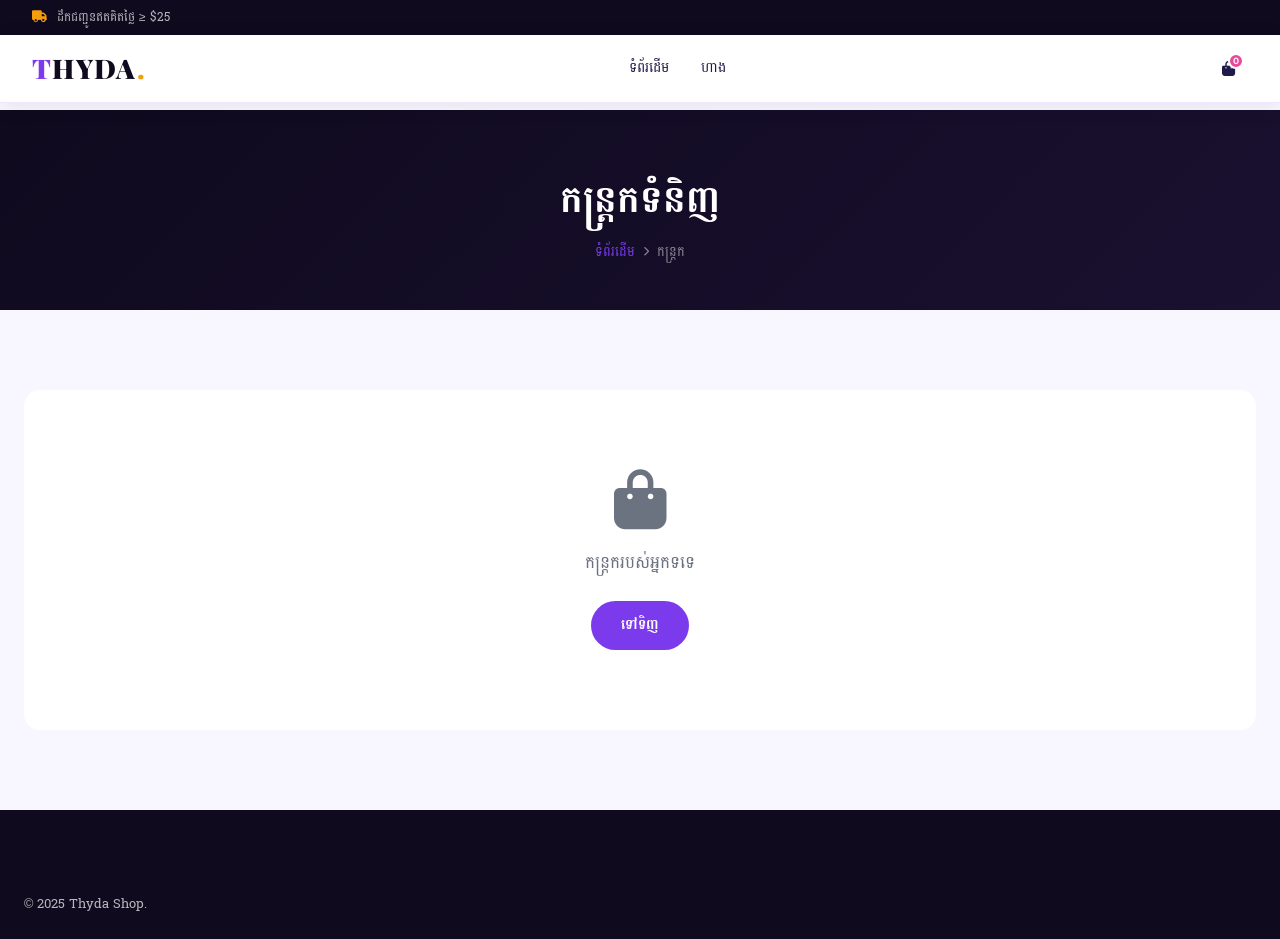
<file: cart.html>
<!DOCTYPE html>
<html lang="km">
<head>
  <meta charset="UTF-8" />
  <meta name="viewport" content="width=device-width, initial-scale=1.0" />
  <title>កន្ត្រក — Thyda Shop</title>
  <link rel="stylesheet" href="assets/css/style.css" />
  <link rel="preconnect" href="https://fonts.googleapis.com" />
  <link href="https://fonts.googleapis.com/css2?family=Battambang:wght@400;700&family=Playfair+Display:wght@700;900&family=DM+Sans:wght@300;400;500;600&display=swap" rel="stylesheet" />
  <link rel="stylesheet" href="https://cdnjs.cloudflare.com/ajax/libs/font-awesome/6.5.0/css/all.min.css" />
</head>
<body class="shop-page">
  <header class="header scrolled" id="header">
    <div class="header-top"><span><i class="fa fa-truck"></i> ដឹកជញ្ជូនឥតគិតថ្លៃ ≥ $25</span></div>
    <nav class="navbar">
      <a href="index.html" class="logo"><span class="logo-t">T</span>HYDA<span class="logo-dot">.</span></a>
      <ul class="nav-links" id="navLinks">
        <li><a href="index.html">ទំព័រដើម</a></li>
        <li><a href="shop.html">ហាង</a></li>
      </ul>
      <div class="nav-actions">
        <a href="cart.html" class="nav-icon"><i class="fa fa-shopping-bag"></i><span class="badge" id="cartCount">0</span></a>
        <button class="hamburger" id="hamburger"><span></span><span></span><span></span></button>
      </div>
    </nav>
  </header>

  <div class="page-hero">
    <div class="container">
      <h1>កន្ត្រកទំនិញ</h1>
      <nav class="breadcrumb"><a href="index.html">ទំព័រដើម</a> <i class="fa fa-chevron-right"></i> <span>កន្ត្រក</span></nav>
    </div>
  </div>

  <section class="section">
    <div class="container">
      <div class="cart-page-layout" id="cartPageLayout">
        <!-- Populated by JS -->
      </div>
    </div>
  </section>

  <footer class="footer">
    <div class="container">
      <div class="footer-bottom"><p>© 2025 Thyda Shop.</p></div>
    </div>
  </footer>

  <div class="toast-container" id="toastContainer"></div>
  <button class="back-to-top" id="backToTop"><i class="fa fa-arrow-up"></i></button>
  <script src="assets/js/products.js"></script>
  <script src="assets/js/app.js"></script>
  <script>document.addEventListener('DOMContentLoaded', initCartPage);</script>
</body>
</html>
</file>
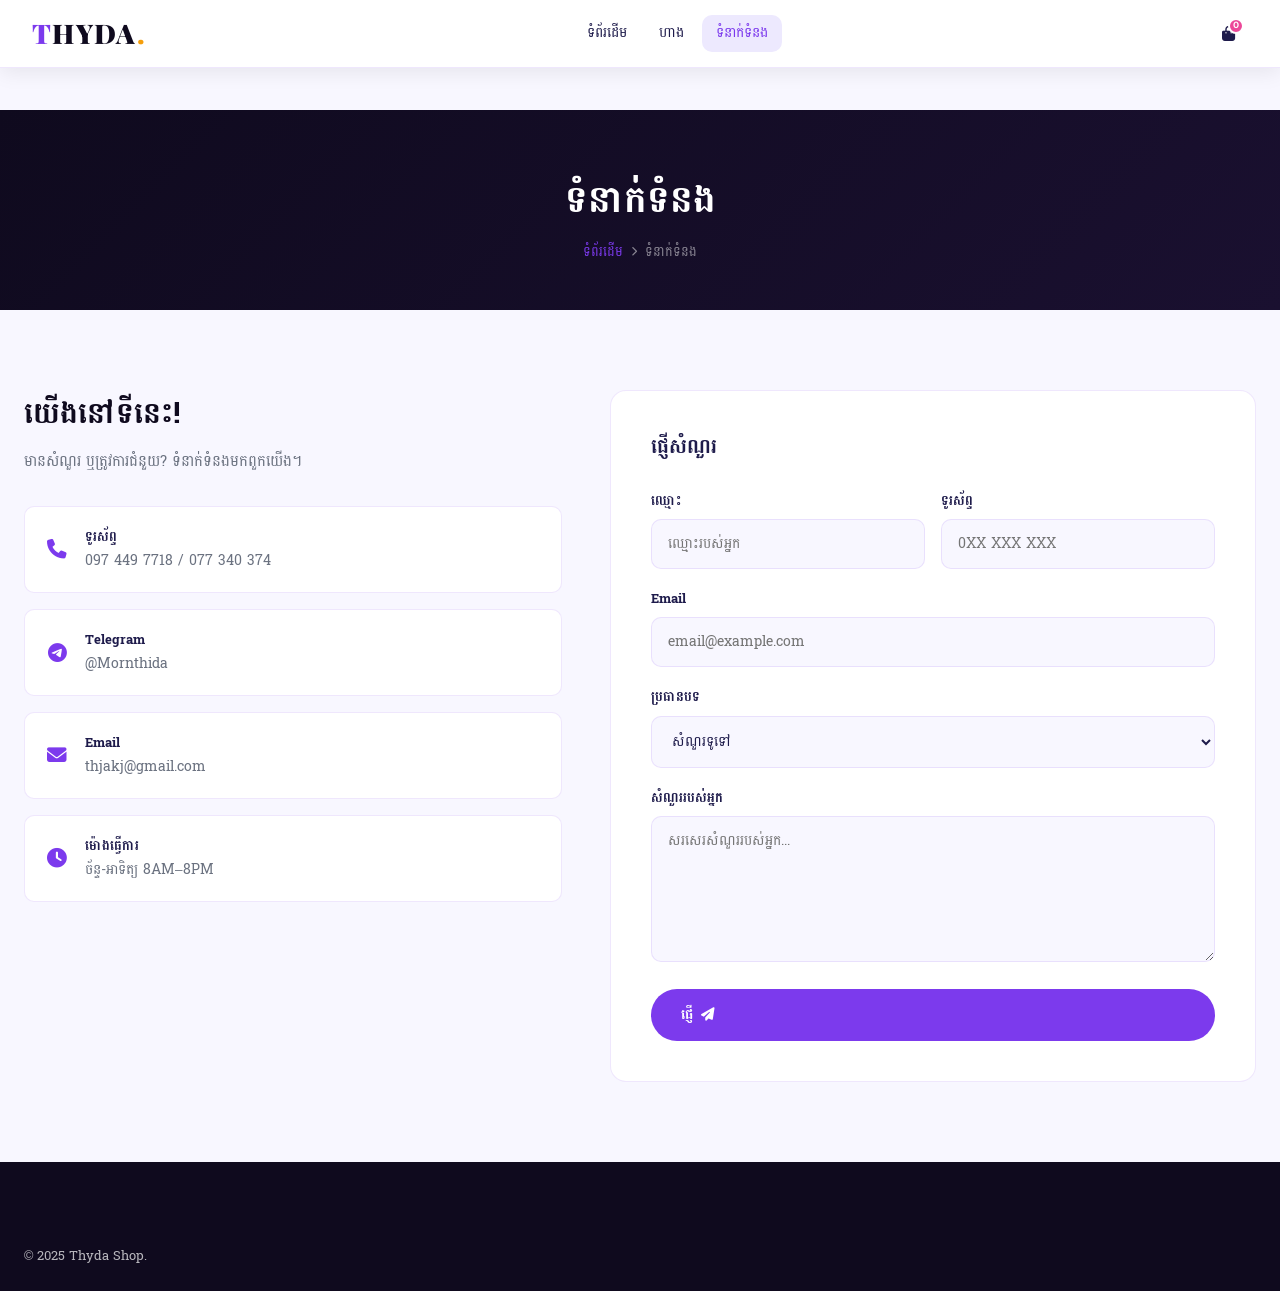
<file: contact.html>
<!DOCTYPE html>
<html lang="km">
<head>
  <meta charset="UTF-8" />
  <meta name="viewport" content="width=device-width, initial-scale=1.0" />
  <title>ទំនាក់ទំនង — Thyda Shop</title>
  <link rel="stylesheet" href="assets/css/style.css" />
  <link rel="preconnect" href="https://fonts.googleapis.com" />
  <link href="https://fonts.googleapis.com/css2?family=Battambang:wght@400;700&family=Playfair+Display:wght@700;900&family=DM+Sans:wght@300;400;500;600&display=swap" rel="stylesheet" />
  <link rel="stylesheet" href="https://cdnjs.cloudflare.com/ajax/libs/font-awesome/6.5.0/css/all.min.css" />
</head>
<body class="shop-page">
  <header class="header scrolled" id="header">
    <nav class="navbar">
      <a href="index.html" class="logo"><span class="logo-t">T</span>HYDA<span class="logo-dot">.</span></a>
      <ul class="nav-links" id="navLinks">
        <li><a href="index.html">ទំព័រដើម</a></li>
        <li><a href="shop.html">ហាង</a></li>
        <li><a href="contact.html" class="active">ទំនាក់ទំនង</a></li>
      </ul>
      <div class="nav-actions">
        <a href="cart.html" class="nav-icon"><i class="fa fa-shopping-bag"></i><span class="badge" id="cartCount">0</span></a>
        <button class="hamburger" id="hamburger"><span></span><span></span><span></span></button>
      </div>
    </nav>
  </header>

  <div class="page-hero">
    <div class="container">
      <h1>ទំនាក់ទំនង</h1>
      <nav class="breadcrumb"><a href="index.html">ទំព័រដើម</a> <i class="fa fa-chevron-right"></i> <span>ទំនាក់ទំនង</span></nav>
    </div>
  </div>

  <section class="section">
    <div class="container">
      <div class="contact-grid">
        <div class="contact-info">
          <h2>យើងនៅទីនេះ!</h2>
          <p>មានសំណួរ ឬត្រូវការជំនួយ? ទំនាក់ទំនងមកពួកយើង។</p>
          <div class="contact-cards">
            <div class="contact-card"><i class="fa fa-phone"></i><div><strong>ទូរស័ព្ទ</strong><span>097 449 7718 / 077 340 374</span></div></div>
            <div class="contact-card"><i class="fab fa-telegram"></i><div><strong>Telegram</strong><span>@Mornthida</span></div></div>
            <div class="contact-card"><i class="fa fa-envelope"></i><div><strong>Email</strong><span>thjakj@gmail.com</span></div></div>
            <div class="contact-card"><i class="fa fa-clock"></i><div><strong>ម៉ោងធ្វើការ</strong><span>ច័ន្ទ-អាទិត្យ 8AM–8PM</span></div></div>
          </div>
        </div>
        <div class="contact-form-wrap">
          <form class="contact-form" id="contactForm">
            <h3>ផ្ញើសំណួរ</h3>
            <div class="form-row">
              <div class="form-group"><label>ឈ្មោះ</label><input type="text" placeholder="ឈ្មោះរបស់អ្នក" required /></div>
              <div class="form-group"><label>ទូរស័ព្ទ</label><input type="tel" placeholder="0XX XXX XXX" required /></div>
            </div>
            <div class="form-group"><label>Email</label><input type="email" placeholder="email@example.com" /></div>
            <div class="form-group"><label>ប្រធានបទ</label>
              <select><option>សំណួរទូទៅ</option><option>ការបញ្ជាទិញ</option><option>ការដឹកជញ្ជូន</option><option>ប្ដូរ/ប្រគល់ទំនិញ</option></select>
            </div>
            <div class="form-group"><label>សំណួររបស់អ្នក</label><textarea placeholder="សរសេរសំណួររបស់អ្នក..." rows="5" required></textarea></div>
            <button type="submit" class="btn btn-primary full-width">ផ្ញើ <i class="fa fa-paper-plane"></i></button>
          </form>
        </div>
      </div>
    </div>
  </section>

  <footer class="footer">
    <div class="container"><div class="footer-bottom"><p>© 2025 Thyda Shop.</p></div></div>
  </footer>
  <div class="toast-container" id="toastContainer"></div>
  <script src="assets/js/products.js"></script>
  <script src="assets/js/app.js"></script>
  <script>
    document.getElementById('contactForm').addEventListener('submit', (e) => {
      e.preventDefault();
      showToast('សំណួររបស់អ្នកបានផ្ញើដោយជោគជ័យ! 🎉', 'success');
      e.target.reset();
    });
  </script>
</body>
</html>
</file>
<file: assets/css/style.css>
/* ========================================
   THYDA SHOP — Main Stylesheet
   ======================================== */

:root {
  --primary: #7c3aed;
  --primary-dark: #5b21b6;
  --primary-light: #ede9fe;
  --accent: #f59e0b;
  --accent2: #ec4899;
  --dark: #0f0a1e;
  --dark2: #1a1030;
  --text: #1e1b4b;
  --text-muted: #6b7280;
  --bg: #f8f7ff;
  --bg2: #ffffff;
  --border: rgba(124, 58, 237, 0.12);
  --shadow: 0 4px 24px rgba(124,58,237,0.10);
  --shadow-lg: 0 20px 60px rgba(124,58,237,0.18);
  --radius: 16px;
  --radius-sm: 10px;
  --transition: all 0.3s cubic-bezier(0.4, 0, 0.2, 1);
  --font-km: 'Battambang', sans-serif;
  --font-display: 'Playfair Display', serif;
  --font-body: 'DM Sans', sans-serif;
}

*, *::before, *::after { box-sizing: border-box; margin: 0; padding: 0; }

html { scroll-behavior: smooth; font-size: 15px; }

body {
  font-family: var(--font-body);
  color: var(--text);
  background: var(--bg);
  overflow-x: hidden;
  line-height: 1.6;
}

body.shop-page { padding-top: 110px; }

img { max-width: 100%; display: block; }
a { text-decoration: none; color: inherit; }
ul { list-style: none; }
button { cursor: pointer; border: none; background: none; font-family: inherit; }
input, select, textarea { font-family: var(--font-body); }

.container { max-width: 1320px; margin: 0 auto; padding: 0 24px; }
.section { padding: 80px 0; }
.section-header { text-align: center; margin-bottom: 56px; }
.section-label {
  display: inline-block;
  font-size: 0.75rem;
  font-weight: 600;
  letter-spacing: 0.2em;
  text-transform: uppercase;
  color: var(--primary);
  background: var(--primary-light);
  padding: 6px 16px;
  border-radius: 999px;
  margin-bottom: 16px;
}
.section-header h2 {
  font-family: var(--font-km);
  font-size: 2.4rem;
  font-weight: 700;
  color: var(--dark);
  margin-bottom: 12px;
}
.section-header p { color: var(--text-muted); max-width: 500px; margin: 0 auto; }

.text-center { text-align: center; }
.mt-4 { margin-top: 40px; }
.mt-2 { margin-top: 12px; }
.full-width { width: 100%; }

/* ======= LOADER ======= */
.loader {
  position: fixed; inset: 0;
  background: var(--dark);
  display: flex; align-items: center; justify-content: center;
  z-index: 9999;
  transition: opacity 0.6s ease, visibility 0.6s ease;
}
.loader.hidden { opacity: 0; visibility: hidden; }
.loader-inner { text-align: center; }
.loader-logo {
  font-family: var(--font-display);
  font-size: 3rem;
  font-weight: 900;
  color: white;
  letter-spacing: 0.15em;
  margin-bottom: 24px;
  animation: pulse 1s ease infinite alternate;
}
.loader-bar {
  width: 200px; height: 3px;
  background: rgba(255,255,255,0.1);
  border-radius: 999px;
  overflow: hidden;
}
.loader-bar span {
  display: block; height: 100%;
  background: var(--primary);
  animation: loadBar 1.5s ease forwards;
}
@keyframes loadBar { from { width: 0 } to { width: 100% } }
@keyframes pulse { from { opacity: 0.6 } to { opacity: 1 } }

/* ======= HEADER ======= */
.header {
  position: fixed; top: 0; left: 0; right: 0; z-index: 1000;
  transition: var(--transition);
}
.header-top {
  background: var(--dark);
  display: flex; align-items: center; justify-content: space-between;
  padding: 8px 32px;
  font-size: 0.8rem;
  color: rgba(255,255,255,0.7);
  font-family: var(--font-km);
}
.header-top i { margin-right: 6px; color: var(--accent); }

.navbar {
  display: flex; align-items: center; gap: 24px;
  padding: 16px 32px;
  background: rgba(255,255,255,0.95);
  backdrop-filter: blur(20px);
  border-bottom: 1px solid var(--border);
  transition: var(--transition);
}
.header.scrolled .navbar, .shop-page .navbar {
  padding: 12px 32px;
  box-shadow: 0 4px 20px rgba(0,0,0,0.08);
}

/* Logo */
.logo {
  font-family: var(--font-display);
  font-size: 1.8rem;
  font-weight: 900;
  color: var(--dark);
  letter-spacing: 0.05em;
  flex-shrink: 0;
}
.logo-t { color: var(--primary); }
.logo-dot { color: var(--accent); }

/* Nav Links */
.nav-links {
  display: flex; gap: 4px; align-items: center;
  margin: 0 auto;
}
.nav-links li { position: relative; }
.nav-links a {
  display: flex; align-items: center; gap: 5px;
  padding: 8px 14px;
  border-radius: var(--radius-sm);
  font-family: var(--font-km);
  font-size: 0.9rem;
  font-weight: 400;
  color: var(--text);
  transition: var(--transition);
}
.nav-links a:hover, .nav-links a.active {
  color: var(--primary);
  background: var(--primary-light);
}
.nav-links a i { font-size: 0.7rem; }

/* Dropdown */
.dropdown-menu {
  position: absolute; top: calc(100% + 8px); left: 0;
  min-width: 220px;
  background: white;
  border-radius: var(--radius);
  box-shadow: var(--shadow-lg);
  border: 1px solid var(--border);
  padding: 8px;
  opacity: 0; visibility: hidden;
  transform: translateY(10px);
  transition: var(--transition);
  z-index: 100;
}
.dropdown:hover .dropdown-menu {
  opacity: 1; visibility: visible; transform: translateY(0);
}
.dropdown-menu li a {
  display: flex; align-items: center; gap: 10px;
  padding: 10px 14px;
  border-radius: var(--radius-sm);
  font-size: 0.9rem;
  font-family: var(--font-km);
}
.dropdown-menu li a i {
  width: 20px; text-align: center;
  color: var(--primary);
}

/* Nav Actions */
.nav-actions { display: flex; align-items: center; gap: 8px; }
.nav-icon {
  position: relative;
  display: flex; align-items: center; justify-content: center;
  width: 40px; height: 40px;
  border-radius: var(--radius-sm);
  color: var(--text);
  font-size: 1rem;
  transition: var(--transition);
}
.nav-icon:hover { color: var(--primary); background: var(--primary-light); }
.badge {
  position: absolute; top: 4px; right: 4px;
  background: var(--accent2);
  color: white;
  font-size: 0.6rem; font-weight: 700;
  width: 16px; height: 16px;
  border-radius: 50%;
  display: flex; align-items: center; justify-content: center;
  border: 2px solid white;
}

.search-wrap {
  display: flex; align-items: center;
  background: var(--bg);
  border: 1px solid var(--border);
  border-radius: 999px;
  overflow: hidden;
  padding: 0 4px 0 14px;
}
.search-wrap input {
  border: none; background: none; outline: none;
  font-size: 0.85rem; width: 180px;
  font-family: var(--font-km);
  color: var(--text);
}
.search-btn {
  width: 32px; height: 32px;
  background: var(--primary);
  color: white;
  border-radius: 50%;
  display: flex; align-items: center; justify-content: center;
  font-size: 0.75rem;
  transition: var(--transition);
}
.search-btn:hover { background: var(--primary-dark); }

.hamburger { display: none; flex-direction: column; gap: 5px; padding: 4px; }
.hamburger span { display: block; width: 22px; height: 2px; background: var(--text); border-radius: 2px; transition: var(--transition); }

/* ======= HERO ======= */
.hero {
  position: relative;
  min-height: 100vh;
  margin-top: 0;
}
.hero-slider { position: relative; height: 100vh; overflow: hidden; }
.hero-slide {
  position: absolute; inset: 0;
  display: flex; align-items: center;
  background: var(--bg);
  opacity: 0; transition: opacity 0.8s ease;
  background: var(--bg, linear-gradient(135deg, #0f0c29, #302b63));
}
.hero-slide.active { opacity: 1; position: relative; }
.hero-slide::before {
  content: '';
  position: absolute; inset: 0;
  background: var(--bg);
}

.hero-content {
  position: relative;
  z-index: 2;
  flex: 1;
  padding: 80px 60px 80px 80px;
  max-width: 640px;
  animation: heroIn 0.8s ease forwards;
}
@keyframes heroIn {
  from { opacity: 0; transform: translateY(30px); }
  to { opacity: 1; transform: translateY(0); }
}
.hero-label {
  display: inline-block;
  background: rgba(255,255,255,0.15);
  backdrop-filter: blur(10px);
  border: 1px solid rgba(255,255,255,0.25);
  color: white;
  padding: 8px 20px;
  border-radius: 999px;
  font-size: 0.85rem;
  font-family: var(--font-km);
  margin-bottom: 24px;
}
.hero-content h1 {
  font-family: var(--font-km);
  font-size: clamp(2.5rem, 5vw, 4.5rem);
  font-weight: 700;
  color: white;
  line-height: 1.1;
  margin-bottom: 20px;
}
.hero-content h1 em {
  font-style: normal;
  background: linear-gradient(135deg, var(--accent), var(--accent2));
  -webkit-background-clip: text;
  -webkit-text-fill-color: transparent;
  background-clip: text;
}
.hero-content p {
  color: rgba(255,255,255,0.75);
  font-size: 1.1rem;
  margin-bottom: 36px;
  font-family: var(--font-km);
  line-height: 1.8;
}
.hero-btns { display: flex; gap: 16px; flex-wrap: wrap; margin-bottom: 48px; }
.hero-stats {
  display: flex; gap: 32px;
  padding-top: 24px;
  border-top: 1px solid rgba(255,255,255,0.15);
}
.hero-stats div { text-align: center; }
.hero-stats strong {
  display: block;
  font-size: 1.5rem; font-weight: 700;
  color: white; font-family: var(--font-body);
}
.hero-stats span { font-size: 0.8rem; color: rgba(255,255,255,0.6); font-family: var(--font-km); }

.hero-visual {
  position: relative;
  flex: 1;
  display: flex; align-items: center; justify-content: center;
  padding: 40px;
  z-index: 2;
}
.hero-circle {
  position: absolute;
  width: 500px; height: 500px;
  background: rgba(124,58,237,0.15);
  border-radius: 50%;
  filter: blur(60px);
}
.hero-img-wrap { position: relative; z-index: 1; }
.hero-img {
  width: 420px; height: 460px;
  object-fit: cover;
  border-radius: var(--radius);
  box-shadow: var(--shadow-lg);
  animation: float 4s ease-in-out infinite;
}
@keyframes float { 0%,100% { transform: translateY(0) } 50% { transform: translateY(-16px) } }
.product-float-card {
  position: absolute; top: 20px; left: -30px;
  background: white;
  padding: 10px 18px;
  border-radius: var(--radius-sm);
  box-shadow: var(--shadow);
  font-size: 0.85rem;
  font-family: var(--font-km);
  color: var(--text);
  font-weight: 600;
  white-space: nowrap;
  animation: floatCard 3s ease-in-out infinite;
}
.product-float-card i { color: var(--accent); margin-right: 6px; }
@keyframes floatCard { 0%,100% { transform: translateY(0) } 50% { transform: translateY(-8px) } }

.hero-controls {
  position: absolute; bottom: 40px; left: 80px;
  display: flex; align-items: center; gap: 16px;
  z-index: 10;
}
.hero-prev, .hero-next {
  width: 40px; height: 40px;
  border-radius: 50%;
  background: rgba(255,255,255,0.2);
  backdrop-filter: blur(10px);
  color: white;
  display: flex; align-items: center; justify-content: center;
  transition: var(--transition);
}
.hero-prev:hover, .hero-next:hover { background: var(--primary); }
.hero-dots { display: flex; gap: 8px; }
.hero-dot {
  width: 8px; height: 8px;
  border-radius: 50%;
  background: rgba(255,255,255,0.4);
  cursor: pointer; transition: var(--transition);
}
.hero-dot.active { background: white; width: 24px; border-radius: 4px; }

.hero-scroll-hint {
  position: absolute; right: 40px; bottom: 40px;
  display: flex; flex-direction: column; align-items: center; gap: 8px;
  color: rgba(255,255,255,0.5);
  font-size: 0.7rem;
  letter-spacing: 0.15em;
  text-transform: uppercase;
}
.scroll-line {
  width: 1px; height: 60px;
  background: rgba(255,255,255,0.3);
  position: relative; overflow: hidden;
}
.scroll-line::after {
  content: '';
  position: absolute; top: -60px; left: 0;
  width: 100%; height: 100%;
  background: white;
  animation: scrollLine 2s ease infinite;
}
@keyframes scrollLine { from { top: -60px } to { top: 60px } }

/* ======= MARQUEE ======= */
.marquee-bar {
  background: var(--primary);
  overflow: hidden;
  padding: 14px 0;
}
.marquee-track {
  display: flex; gap: 60px;
  white-space: nowrap;
  animation: marquee 20s linear infinite;
}
.marquee-track span {
  color: white;
  font-family: var(--font-km);
  font-size: 0.9rem;
  opacity: 0.9;
}
@keyframes marquee { from { transform: translateX(0) } to { transform: translateX(-50%) } }

/* ======= BUTTONS ======= */
.btn {
  display: inline-flex; align-items: center; gap: 8px;
  padding: 12px 28px;
  border-radius: 999px;
  font-size: 0.9rem;
  font-weight: 600;
  font-family: var(--font-km);
  transition: var(--transition);
  border: 2px solid transparent;
  cursor: pointer;
}
.btn-primary {
  background: var(--primary);
  color: white;
}
.btn-primary:hover {
  background: var(--primary-dark);
  transform: translateY(-2px);
  box-shadow: 0 8px 24px rgba(124,58,237,0.35);
}
.btn-outline {
  border-color: rgba(255,255,255,0.5);
  color: white;
}
.btn-outline:hover {
  background: rgba(255,255,255,0.15);
  border-color: white;
}
.btn-outline-dark {
  border-color: var(--primary);
  color: var(--primary);
  background: transparent;
}
.btn-outline-dark:hover {
  background: var(--primary);
  color: white;
  transform: translateY(-2px);
}

/* ======= CATEGORIES ======= */
.categories-grid {
  display: grid;
  grid-template-columns: repeat(6, 1fr);
  gap: 20px;
}
.cat-card {
  display: flex; flex-direction: column; align-items: center;
  gap: 14px;
  padding: 32px 20px;
  background: white;
  border-radius: var(--radius);
  border: 1px solid var(--border);
  text-align: center;
  transition: var(--transition);
  position: relative;
  overflow: hidden;
}
.cat-card::before {
  content: '';
  position: absolute; inset: 0;
  background: var(--c, var(--primary));
  opacity: 0;
  transition: var(--transition);
}
.cat-card:hover { transform: translateY(-6px); box-shadow: var(--shadow-lg); }
.cat-card:hover::before { opacity: 0.08; }
.cat-icon {
  width: 64px; height: 64px;
  border-radius: 18px;
  background: color-mix(in srgb, var(--c, var(--primary)) 12%, transparent);
  display: flex; align-items: center; justify-content: center;
  font-size: 1.6rem;
  color: var(--c, var(--primary));
  transition: var(--transition);
}
.cat-card:hover .cat-icon {
  background: var(--c, var(--primary));
  color: white;
  transform: scale(1.1) rotate(5deg);
}
.cat-card h3 {
  font-family: var(--font-km);
  font-size: 0.9rem;
  font-weight: 700;
  color: var(--dark);
  position: relative;
}
.cat-card span {
  font-size: 0.75rem;
  color: var(--text-muted);
  position: relative;
}

/* ======= FLASH SALE ======= */
.flash-sale-section { padding: 0 0 60px; }
.flash-sale-banner {
  background: linear-gradient(135deg, #1e0050, #4a0080, #7c3aed);
  border-radius: 24px;
  padding: 48px 60px;
  display: flex; align-items: center; justify-content: space-between;
  position: relative; overflow: hidden;
}
.flash-sale-banner::after {
  content: '';
  position: absolute;
  width: 400px; height: 400px;
  background: rgba(255,255,255,0.04);
  border-radius: 50%;
  right: -100px; top: -100px;
}
.flash-badge {
  display: inline-block;
  background: var(--accent);
  color: var(--dark);
  font-weight: 800;
  font-size: 0.8rem;
  padding: 6px 16px;
  border-radius: 999px;
  margin-bottom: 16px;
  letter-spacing: 0.1em;
}
.flash-left h2 {
  font-family: var(--font-km);
  font-size: 2.4rem;
  color: white;
  font-weight: 700;
  margin-bottom: 10px;
}
.flash-percent { color: var(--accent); }
.flash-left p { color: rgba(255,255,255,0.7); margin-bottom: 24px; font-family: var(--font-km); }
.btn-flash {
  background: var(--accent);
  color: var(--dark);
  font-weight: 700;
  border-radius: 999px;
  padding: 12px 28px;
  transition: var(--transition);
}
.btn-flash:hover { transform: translateY(-2px); box-shadow: 0 8px 24px rgba(245,158,11,0.4); }

.flash-timer { text-align: center; position: relative; z-index: 1; }
.flash-timer p { color: rgba(255,255,255,0.7); margin-bottom: 16px; font-family: var(--font-km); }
.timer-boxes { display: flex; align-items: center; gap: 12px; }
.timer-box {
  background: rgba(255,255,255,0.15);
  backdrop-filter: blur(10px);
  border: 1px solid rgba(255,255,255,0.2);
  border-radius: var(--radius-sm);
  padding: 16px 24px;
  text-align: center;
  min-width: 80px;
}
.timer-box span {
  display: block;
  font-size: 2rem; font-weight: 800;
  color: white; font-family: var(--font-body);
  line-height: 1;
}
.timer-box small {
  font-size: 0.7rem;
  color: rgba(255,255,255,0.6);
  font-family: var(--font-km);
}
.colon { font-size: 2rem; color: rgba(255,255,255,0.5); font-weight: 700; }

/* ======= PRODUCTS ======= */
.filter-tabs {
  display: flex; gap: 10px; flex-wrap: wrap;
  margin-bottom: 36px;
}
.filter-tab {
  padding: 8px 20px;
  border-radius: 999px;
  border: 1.5px solid var(--border);
  font-family: var(--font-km);
  font-size: 0.85rem;
  font-weight: 600;
  color: var(--text-muted);
  transition: var(--transition);
  background: white;
}
.filter-tab:hover, .filter-tab.active {
  background: var(--primary);
  border-color: var(--primary);
  color: white;
}

.products-grid {
  display: grid;
  grid-template-columns: repeat(4, 1fr);
  gap: 24px;
}
.products-grid.list-view { grid-template-columns: 1fr; }

/* Product Card */
.product-card {
  background: white;
  border-radius: var(--radius);
  border: 1px solid var(--border);
  overflow: hidden;
  transition: var(--transition);
  position: relative;
  cursor: pointer;
}
.product-card:hover { transform: translateY(-8px); box-shadow: var(--shadow-lg); border-color: transparent; }

.product-img-wrap {
  position: relative;
  overflow: hidden;
  aspect-ratio: 4/3;
  background: var(--bg);
}
.product-img-wrap img {
  width: 100%; height: 100%;
  object-fit: cover;
  transition: transform 0.5s ease;
}
.product-card:hover .product-img-wrap img { transform: scale(1.06); }

.product-badges {
  position: absolute; top: 12px; left: 12px;
  display: flex; flex-direction: column; gap: 6px;
}
.badge-tag {
  display: inline-block;
  padding: 4px 10px;
  border-radius: 999px;
  font-size: 0.7rem;
  font-weight: 700;
  letter-spacing: 0.05em;
}
.badge-sale { background: var(--accent2); color: white; }
.badge-new { background: #10b981; color: white; }
.badge-hot { background: var(--accent); color: var(--dark); }

.product-actions {
  position: absolute; top: 12px; right: 12px;
  display: flex; flex-direction: column; gap: 8px;
  opacity: 0; transform: translateX(10px);
  transition: var(--transition);
}
.product-card:hover .product-actions { opacity: 1; transform: translateX(0); }
.action-btn {
  width: 36px; height: 36px;
  background: white;
  border-radius: 50%;
  box-shadow: 0 2px 12px rgba(0,0,0,0.1);
  display: flex; align-items: center; justify-content: center;
  font-size: 0.85rem;
  color: var(--text);
  transition: var(--transition);
}
.action-btn:hover { background: var(--primary); color: white; transform: scale(1.1); }
.action-btn.active { color: var(--accent2); }

.product-body { padding: 16px; }
.product-cat {
  font-size: 0.72rem;
  color: var(--primary);
  font-weight: 600;
  text-transform: uppercase;
  letter-spacing: 0.1em;
  margin-bottom: 6px;
  font-family: var(--font-km);
}
.product-name {
  font-family: var(--font-km);
  font-size: 0.95rem;
  font-weight: 700;
  color: var(--dark);
  margin-bottom: 8px;
  display: -webkit-box;
  -webkit-line-clamp: 2;
  -webkit-box-orient: vertical;
  overflow: hidden;
}
.product-rating { display: flex; align-items: center; gap: 6px; margin-bottom: 12px; }
.stars-display { color: var(--accent); font-size: 0.8rem; }
.rating-num { font-size: 0.78rem; color: var(--text-muted); }

.product-footer {
  display: flex; align-items: center; justify-content: space-between;
  margin-top: 4px;
}
.product-price { display: flex; align-items: baseline; gap: 6px; }
.price-new {
  font-size: 1.15rem; font-weight: 800;
  color: var(--primary);
  font-family: var(--font-body);
}
.price-old {
  font-size: 0.8rem;
  text-decoration: line-through;
  color: var(--text-muted);
}
.add-cart-btn {
  width: 36px; height: 36px;
  background: var(--primary);
  color: white;
  border-radius: 50%;
  display: flex; align-items: center; justify-content: center;
  font-size: 0.85rem;
  transition: var(--transition);
  flex-shrink: 0;
}
.add-cart-btn:hover { background: var(--primary-dark); transform: scale(1.1); box-shadow: 0 4px 16px rgba(124,58,237,0.4); }

/* List view card */
.products-grid.list-view .product-card {
  display: flex; flex-direction: row;
}
.products-grid.list-view .product-img-wrap { width: 200px; aspect-ratio: auto; height: 160px; flex-shrink: 0; }
.products-grid.list-view .product-body { flex: 1; padding: 20px; }
.products-grid.list-view .product-actions { flex-direction: row; }

/* ======= CTA BANNER ======= */
.cta-banner {
  background: linear-gradient(135deg, #f59e0b, #ec4899);
  padding: 60px 0;
  text-align: center;
  position: relative;
  overflow: hidden;
}
.cta-banner .cta-content { position: relative; z-index: 1; }
.cta-tag {
  display: inline-block;
  background: rgba(255,255,255,0.25);
  color: white;
  padding: 6px 18px;
  border-radius: 999px;
  font-size: 0.8rem;
  font-weight: 600;
  margin-bottom: 16px;
  font-family: var(--font-km);
}
.cta-banner h2 {
  font-family: var(--font-km);
  font-size: 2.5rem;
  font-weight: 700;
  color: white;
  margin-bottom: 12px;
}
.cta-banner p { color: rgba(255,255,255,0.85); margin-bottom: 32px; font-family: var(--font-km); }
.app-btns { display: flex; gap: 16px; justify-content: center; flex-wrap: wrap; }
.app-btn {
  display: inline-flex; align-items: center; gap: 10px;
  padding: 14px 28px;
  background: rgba(255,255,255,0.2);
  backdrop-filter: blur(10px);
  border: 1.5px solid rgba(255,255,255,0.4);
  border-radius: var(--radius-sm);
  color: white;
  font-weight: 600;
  font-size: 0.95rem;
  transition: var(--transition);
}
.app-btn:hover { background: white; color: var(--dark); }
.cta-decoration {
  position: absolute; inset: 0;
  background: url("data:image/svg+xml,%3Csvg width='60' height='60' viewBox='0 0 60 60' xmlns='http://www.w3.org/2000/svg'%3E%3Cg fill='none' fill-rule='evenodd'%3E%3Cg fill='%23ffffff' fill-opacity='0.06'%3E%3Cpath d='M36 34v-4h-2v4h-4v2h4v4h2v-4h4v-2h-4zm0-30V0h-2v4h-4v2h4v4h2V6h4V4h-4zM6 34v-4H4v4H0v2h4v4h2v-4h4v-2H6zM6 4V0H4v4H0v2h4v4h2V6h4V4H6z'/%3E%3C/g%3E%3C/g%3E%3C/svg%3E") repeat;
}

/* ======= TESTIMONIALS ======= */
.testimonials-section { background: white; }
.testimonials-grid {
  display: grid;
  grid-template-columns: repeat(3, 1fr);
  gap: 24px;
}
.testimonial-card {
  background: var(--bg);
  border-radius: var(--radius);
  padding: 32px;
  border: 1px solid var(--border);
  transition: var(--transition);
  position: relative;
}
.testimonial-card:hover { transform: translateY(-6px); box-shadow: var(--shadow); }
.testimonial-card.featured {
  background: var(--primary);
  border-color: transparent;
}
.testimonial-card.featured p, .testimonial-card.featured .stars { color: white; }
.stars { color: var(--accent); font-size: 1.1rem; margin-bottom: 16px; }
.testimonial-card p {
  font-family: var(--font-km);
  color: var(--text);
  line-height: 1.8;
  margin-bottom: 24px;
  font-size: 0.95rem;
}
.testimonial-author { display: flex; align-items: center; gap: 12px; }
.author-avatar {
  width: 44px; height: 44px;
  border-radius: 50%;
  background: var(--primary);
  color: white;
  display: flex; align-items: center; justify-content: center;
  font-family: var(--font-km);
  font-weight: 700;
  font-size: 1.1rem;
}
.testimonial-card.featured .author-avatar { background: rgba(255,255,255,0.2); }
.testimonial-author strong { display: block; font-weight: 700; font-family: var(--font-km); color: var(--dark); }
.testimonial-card.featured .testimonial-author strong { color: white; }
.testimonial-author span { font-size: 0.8rem; color: var(--text-muted); font-family: var(--font-km); }
.testimonial-card.featured .testimonial-author span { color: rgba(255,255,255,0.7); }

/* ======= NEWSLETTER ======= */
.newsletter-section {
  background: linear-gradient(135deg, var(--dark), var(--dark2));
  padding: 60px 0;
}
.newsletter-inner {
  display: flex; align-items: center; justify-content: space-between;
  gap: 40px; flex-wrap: wrap;
}
.newsletter-text h2 {
  font-family: var(--font-km);
  font-size: 2rem;
  color: white;
  margin-bottom: 8px;
}
.newsletter-text p { color: rgba(255,255,255,0.65); font-family: var(--font-km); }
.newsletter-form {
  display: flex; gap: 12px;
  flex: 1; max-width: 480px;
}
.newsletter-form input {
  flex: 1; padding: 14px 20px;
  background: rgba(255,255,255,0.1);
  border: 1px solid rgba(255,255,255,0.2);
  border-radius: 999px;
  color: white;
  font-size: 0.9rem;
  outline: none;
  transition: var(--transition);
}
.newsletter-form input::placeholder { color: rgba(255,255,255,0.4); }
.newsletter-form input:focus { border-color: var(--primary); background: rgba(255,255,255,0.15); }

/* ======= FOOTER ======= */
.footer {
  background: var(--dark);
  padding: 60px 0 0;
  color: rgba(255,255,255,0.7);
}
.footer-grid {
  display: grid;
  grid-template-columns: 1.8fr 1fr 1fr 1.2fr;
  gap: 48px;
  padding-bottom: 48px;
  border-bottom: 1px solid rgba(255,255,255,0.08);
}
.footer-brand .logo { color: white; margin-bottom: 16px; }
.footer-brand p { font-family: var(--font-km); font-size: 0.9rem; line-height: 1.8; margin-bottom: 24px; }
.social-links { display: flex; gap: 10px; }
.social-links a {
  width: 38px; height: 38px;
  border-radius: 50%;
  background: rgba(255,255,255,0.08);
  color: rgba(255,255,255,0.7);
  display: flex; align-items: center; justify-content: center;
  font-size: 0.9rem;
  transition: var(--transition);
}
.social-links a:hover { background: var(--primary); color: white; transform: translateY(-3px); }
.footer-col h4 {
  font-family: var(--font-km);
  font-size: 1rem;
  font-weight: 700;
  color: white;
  margin-bottom: 20px;
}
.footer-col ul { display: flex; flex-direction: column; gap: 10px; }
.footer-col ul li, .footer-col ul a {
  font-family: var(--font-km);
  font-size: 0.88rem;
  color: rgba(255,255,255,0.6);
  transition: var(--transition);
  display: flex; align-items: center; gap: 8px;
}
.footer-col ul a:hover { color: var(--primary); padding-left: 4px; }
.footer-col ul li i { font-size: 0.85rem; color: var(--primary); width: 16px; }
.payment-icons {
  display: flex; align-items: center; gap: 8px; margin-top: 16px; flex-wrap: wrap;
}
.payment-icons img { height: 22px; width: auto; filter: brightness(0.8); }
.pay-tag {
  background: rgba(255,255,255,0.1);
  color: rgba(255,255,255,0.7);
  padding: 4px 10px;
  border-radius: 6px;
  font-size: 0.75rem;
  font-weight: 700;
}
.footer-bottom {
  display: flex; align-items: center; justify-content: space-between;
  padding: 24px 0;
  font-family: var(--font-km);
  font-size: 0.85rem;
  flex-wrap: wrap; gap: 12px;
}
.footer-bottom a { color: rgba(255,255,255,0.5); margin-left: 20px; transition: var(--transition); }
.footer-bottom a:hover { color: var(--primary); }

/* ======= PAGE HERO ======= */
.page-hero {
  background: linear-gradient(135deg, var(--dark), var(--dark2));
  padding: 60px 0 48px;
  text-align: center;
}
.page-hero h1 {
  font-family: var(--font-km);
  font-size: 2.5rem;
  color: white;
  margin-bottom: 12px;
}
.breadcrumb {
  display: flex; align-items: center; justify-content: center; gap: 8px;
  font-family: var(--font-km);
  font-size: 0.85rem;
  color: rgba(255,255,255,0.5);
}
.breadcrumb a { color: var(--primary); }
.breadcrumb i { font-size: 0.65rem; }

/* ======= SHOP LAYOUT ======= */
.shop-wrap { display: grid; grid-template-columns: 280px 1fr; gap: 32px; }

.shop-sidebar {
  background: white;
  border-radius: var(--radius);
  padding: 28px;
  border: 1px solid var(--border);
  height: fit-content;
  position: sticky; top: 120px;
}
.sidebar-close { display: none; }
.sidebar-widget { margin-bottom: 32px; }
.sidebar-widget:last-of-type { margin-bottom: 0; }
.sidebar-widget h4 {
  font-family: var(--font-km);
  font-size: 0.95rem;
  font-weight: 700;
  color: var(--dark);
  margin-bottom: 16px;
  padding-bottom: 12px;
  border-bottom: 2px solid var(--primary-light);
}
.sidebar-search { position: relative; }
.sidebar-search input {
  width: 100%; padding: 10px 40px 10px 14px;
  border: 1.5px solid var(--border);
  border-radius: var(--radius-sm);
  font-family: var(--font-km);
  outline: none; transition: var(--transition);
}
.sidebar-search input:focus { border-color: var(--primary); }
.sidebar-search i { position: absolute; right: 12px; top: 50%; transform: translateY(-50%); color: var(--text-muted); }

.cat-list { display: flex; flex-direction: column; gap: 4px; }
.cat-list a {
  display: flex; align-items: center; justify-content: space-between;
  padding: 10px 14px;
  border-radius: var(--radius-sm);
  font-family: var(--font-km);
  font-size: 0.88rem;
  color: var(--text-muted);
  transition: var(--transition);
}
.cat-list a:hover, .cat-list a.active { background: var(--primary-light); color: var(--primary); font-weight: 700; }
.cat-list a span {
  background: var(--bg);
  padding: 2px 8px;
  border-radius: 999px;
  font-size: 0.72rem;
}

.price-range input[type=range] {
  width: 100%;
  accent-color: var(--primary);
}
.price-range-values {
  display: flex; justify-content: space-between;
  margin-top: 8px;
  font-size: 0.85rem;
  font-weight: 600;
  color: var(--text);
}

.rating-filter { display: flex; flex-direction: column; gap: 8px; }
.rating-filter label {
  display: flex; align-items: center; gap: 8px;
  font-family: var(--font-km);
  font-size: 0.9rem;
  cursor: pointer;
  color: var(--text-muted);
  transition: var(--transition);
}
.rating-filter label:hover { color: var(--text); }
.rating-filter input[type=radio] { accent-color: var(--primary); }

/* Shop toolbar */
.shop-toolbar {
  display: flex; align-items: center; justify-content: space-between;
  padding: 14px 20px;
  background: white;
  border-radius: var(--radius-sm);
  border: 1px solid var(--border);
  margin-bottom: 24px;
  flex-wrap: wrap; gap: 12px;
}
.toolbar-left { display: flex; align-items: center; gap: 16px; }
.sidebar-toggle {
  display: flex; align-items: center; gap: 8px;
  padding: 8px 16px;
  background: var(--primary-light);
  color: var(--primary);
  border-radius: var(--radius-sm);
  font-family: var(--font-km);
  font-weight: 600;
  font-size: 0.85rem;
  transition: var(--transition);
}
.sidebar-toggle:hover { background: var(--primary); color: white; }
.result-count { font-family: var(--font-km); font-size: 0.85rem; color: var(--text-muted); }
.toolbar-right { display: flex; align-items: center; gap: 12px; }
.sort-select {
  padding: 8px 14px;
  border: 1.5px solid var(--border);
  border-radius: var(--radius-sm);
  font-family: var(--font-km);
  font-size: 0.85rem;
  outline: none;
  color: var(--text);
  background: white;
  cursor: pointer;
}
.view-toggle { display: flex; gap: 4px; }
.view-btn {
  width: 36px; height: 36px;
  border-radius: var(--radius-sm);
  border: 1.5px solid var(--border);
  color: var(--text-muted);
  display: flex; align-items: center; justify-content: center;
  transition: var(--transition);
  background: white;
}
.view-btn.active, .view-btn:hover { background: var(--primary); color: white; border-color: var(--primary); }

/* Pagination */
.pagination { display: flex; gap: 8px; justify-content: center; margin-top: 40px; }
.page-btn {
  min-width: 40px; height: 40px; padding: 0 14px;
  border-radius: var(--radius-sm);
  border: 1.5px solid var(--border);
  font-family: var(--font-km);
  font-size: 0.85rem;
  transition: var(--transition);
  background: white;
  color: var(--text);
}
.page-btn:hover, .page-btn.active { background: var(--primary); color: white; border-color: var(--primary); }

/* ======= CART PAGE ======= */
.cart-page-layout {
  display: grid;
  grid-template-columns: 1fr 380px;
  gap: 32px;
  align-items: start;
}
.cart-table {
  background: white;
  border-radius: var(--radius);
  border: 1px solid var(--border);
  overflow: hidden;
}
.cart-table-header {
  display: grid;
  grid-template-columns: 2fr 1fr 1fr 1fr 40px;
  gap: 16px;
  padding: 16px 24px;
  background: var(--bg);
  font-family: var(--font-km);
  font-size: 0.85rem;
  font-weight: 700;
  color: var(--text-muted);
  border-bottom: 1px solid var(--border);
}
.cart-row {
  display: grid;
  grid-template-columns: 2fr 1fr 1fr 1fr 40px;
  gap: 16px;
  align-items: center;
  padding: 16px 24px;
  border-bottom: 1px solid var(--border);
  transition: var(--transition);
}
.cart-row:hover { background: var(--bg); }
.cart-item-info { display: flex; align-items: center; gap: 16px; }
.cart-item-img { width: 64px; height: 64px; border-radius: var(--radius-sm); object-fit: cover; }
.cart-item-name { font-family: var(--font-km); font-weight: 700; font-size: 0.9rem; color: var(--dark); }
.cart-item-cat { font-family: var(--font-km); font-size: 0.78rem; color: var(--text-muted); }
.qty-control {
  display: flex; align-items: center; gap: 8px;
}
.qty-btn {
  width: 30px; height: 30px;
  border-radius: 50%;
  border: 1.5px solid var(--border);
  color: var(--text);
  display: flex; align-items: center; justify-content: center;
  font-size: 0.9rem;
  transition: var(--transition);
  background: white;
}
.qty-btn:hover { background: var(--primary); color: white; border-color: var(--primary); }
.qty-num { font-weight: 700; min-width: 20px; text-align: center; font-family: var(--font-body); }
.cart-price { font-weight: 700; color: var(--primary); font-family: var(--font-body); }
.remove-btn { color: var(--text-muted); transition: var(--transition); padding: 8px; }
.remove-btn:hover { color: var(--accent2); }

.cart-summary {
  background: white;
  border-radius: var(--radius);
  border: 1px solid var(--border);
  padding: 28px;
  position: sticky; top: 120px;
}
.cart-summary h3 {
  font-family: var(--font-km);
  font-size: 1.1rem;
  font-weight: 700;
  margin-bottom: 20px;
}
.summary-row {
  display: flex; justify-content: space-between;
  padding: 10px 0;
  border-bottom: 1px solid var(--border);
  font-family: var(--font-km);
  font-size: 0.9rem;
  color: var(--text-muted);
}
.summary-row.total {
  font-weight: 800;
  font-size: 1.1rem;
  color: var(--dark);
  border-bottom: none;
  padding-top: 16px;
}
.coupon-input {
  display: flex; gap: 8px; margin: 20px 0;
}
.coupon-input input {
  flex: 1; padding: 10px 14px;
  border: 1.5px solid var(--border);
  border-radius: var(--radius-sm);
  font-family: var(--font-km);
  outline: none;
}
.coupon-input input:focus { border-color: var(--primary); }
.coupon-input button { padding: 10px 18px; background: var(--primary); color: white; border-radius: var(--radius-sm); font-family: var(--font-km); font-size: 0.85rem; transition: var(--transition); }
.coupon-input button:hover { background: var(--primary-dark); }

.empty-cart-page {
  grid-column: 1 / -1;
  text-align: center;
  padding: 80px 20px;
  background: white;
  border-radius: var(--radius);
}
.empty-cart-page i { font-size: 4rem; color: var(--text-muted); margin-bottom: 20px; }
.empty-cart-page p { font-family: var(--font-km); color: var(--text-muted); margin-bottom: 24px; font-size: 1.1rem; }

/* ======= CONTACT ======= */
.contact-grid {
  display: grid;
  grid-template-columns: 1fr 1.2fr;
  gap: 48px;
  align-items: start;
}
.contact-info h2 {
  font-family: var(--font-km);
  font-size: 2rem;
  color: var(--dark);
  margin-bottom: 12px;
}
.contact-info > p { font-family: var(--font-km); color: var(--text-muted); margin-bottom: 32px; }
.contact-cards { display: flex; flex-direction: column; gap: 16px; }
.contact-card {
  display: flex; align-items: center; gap: 16px;
  padding: 20px;
  background: white;
  border-radius: var(--radius-sm);
  border: 1px solid var(--border);
  transition: var(--transition);
}
.contact-card:hover { border-color: var(--primary); transform: translateX(4px); }
.contact-card i { font-size: 1.3rem; color: var(--primary); width: 24px; text-align: center; }
.contact-card strong { display: block; font-family: var(--font-km); font-weight: 700; font-size: 0.85rem; }
.contact-card span { font-family: var(--font-km); font-size: 0.9rem; color: var(--text-muted); }

.contact-form-wrap {
  background: white;
  border-radius: var(--radius);
  padding: 40px;
  border: 1px solid var(--border);
}
.contact-form h3 {
  font-family: var(--font-km);
  font-size: 1.3rem;
  font-weight: 700;
  margin-bottom: 28px;
}
.form-row { display: grid; grid-template-columns: 1fr 1fr; gap: 16px; }
.form-group { margin-bottom: 20px; }
.form-group label {
  display: block;
  font-family: var(--font-km);
  font-size: 0.85rem;
  font-weight: 700;
  color: var(--text);
  margin-bottom: 8px;
}
.form-group input, .form-group select, .form-group textarea {
  width: 100%; padding: 12px 16px;
  border: 1.5px solid var(--border);
  border-radius: var(--radius-sm);
  font-family: var(--font-km);
  font-size: 0.9rem;
  color: var(--text);
  outline: none;
  transition: var(--transition);
  background: var(--bg);
}
.form-group input:focus, .form-group select:focus, .form-group textarea:focus {
  border-color: var(--primary);
  background: white;
}
.form-group textarea { resize: vertical; }

/* ======= CART DRAWER ======= */
.overlay {
  position: fixed; inset: 0;
  background: rgba(0,0,0,0.5);
  backdrop-filter: blur(4px);
  z-index: 1100;
  opacity: 0; visibility: hidden;
  transition: var(--transition);
}
.overlay.active { opacity: 1; visibility: visible; }
.cart-drawer {
  position: fixed; right: 0; top: 0; bottom: 0;
  width: 380px;
  background: white;
  z-index: 1200;
  display: flex; flex-direction: column;
  transform: translateX(100%);
  transition: transform 0.4s cubic-bezier(0.4, 0, 0.2, 1);
  box-shadow: -8px 0 40px rgba(0,0,0,0.15);
}
.cart-drawer.open { transform: translateX(0); }
.drawer-header {
  display: flex; align-items: center; justify-content: space-between;
  padding: 20px 24px;
  border-bottom: 1px solid var(--border);
}
.drawer-header h3 {
  font-family: var(--font-km);
  font-size: 1.1rem;
  font-weight: 700;
  color: var(--dark);
  display: flex; align-items: center; gap: 8px;
}
.drawer-header h3 i { color: var(--primary); }
.close-drawer { color: var(--text-muted); font-size: 1.1rem; padding: 4px; transition: var(--transition); }
.close-drawer:hover { color: var(--accent2); }
.cart-items { flex: 1; overflow-y: auto; padding: 20px 24px; }
.empty-cart {
  display: flex; flex-direction: column; align-items: center; justify-content: center;
  height: 100%; gap: 16px;
  text-align: center;
}
.empty-cart i { font-size: 3rem; color: var(--text-muted); }
.empty-cart p { font-family: var(--font-km); color: var(--text-muted); }
.cart-footer {
  padding: 20px 24px;
  border-top: 1px solid var(--border);
}
.cart-total {
  display: flex; justify-content: space-between; align-items: center;
  margin-bottom: 16px;
  font-family: var(--font-km);
}
.cart-total span { color: var(--text-muted); }
.cart-total strong { font-size: 1.2rem; color: var(--dark); }

.drawer-item {
  display: flex; gap: 14px; align-items: center;
  padding: 14px 0; border-bottom: 1px solid var(--border);
}
.drawer-item img { width: 60px; height: 60px; border-radius: var(--radius-sm); object-fit: cover; }
.drawer-item-info { flex: 1; }
.drawer-item-name { font-family: var(--font-km); font-weight: 700; font-size: 0.85rem; color: var(--dark); margin-bottom: 4px; }
.drawer-item-price { font-weight: 800; color: var(--primary); font-size: 0.9rem; }
.drawer-item-qty { font-size: 0.78rem; color: var(--text-muted); font-family: var(--font-km); }
.drawer-remove { color: var(--text-muted); transition: var(--transition); padding: 4px; }
.drawer-remove:hover { color: var(--accent2); }

/* ======= TOAST ======= */
.toast-container {
  position: fixed; bottom: 24px; right: 24px;
  display: flex; flex-direction: column; gap: 10px;
  z-index: 9000;
}
.toast {
  display: flex; align-items: center; gap: 12px;
  padding: 14px 20px;
  background: white;
  border-radius: var(--radius-sm);
  box-shadow: var(--shadow-lg);
  border-left: 4px solid var(--primary);
  font-family: var(--font-km);
  font-size: 0.9rem;
  color: var(--dark);
  min-width: 280px;
  animation: toastIn 0.4s ease forwards;
}
.toast.success { border-left-color: #10b981; }
.toast.error { border-left-color: var(--accent2); }
.toast i { font-size: 1rem; }
.toast.success i { color: #10b981; }
.toast.error i { color: var(--accent2); }
@keyframes toastIn {
  from { opacity: 0; transform: translateX(100%); }
  to { opacity: 1; transform: translateX(0); }
}

/* ======= BACK TO TOP ======= */
.back-to-top {
  position: fixed; bottom: 90px; right: 24px;
  width: 44px; height: 44px;
  background: var(--primary);
  color: white;
  border-radius: 50%;
  display: flex; align-items: center; justify-content: center;
  font-size: 0.9rem;
  box-shadow: var(--shadow);
  z-index: 900;
  opacity: 0; visibility: hidden;
  transform: translateY(10px);
  transition: var(--transition);
}
.back-to-top.visible { opacity: 1; visibility: visible; transform: translateY(0); }
.back-to-top:hover { background: var(--primary-dark); transform: translateY(-3px); }

/* ======= RESPONSIVE ======= */
@media (max-width: 1200px) {
  .categories-grid { grid-template-columns: repeat(3, 1fr); }
  .products-grid { grid-template-columns: repeat(3, 1fr); }
  .footer-grid { grid-template-columns: 1fr 1fr; gap: 32px; }
}
@media (max-width: 992px) {
  .shop-wrap { grid-template-columns: 1fr; }
  .shop-sidebar {
    position: fixed; left: 0; top: 0; bottom: 0;
    width: 300px; z-index: 1200;
    transform: translateX(-100%);
    transition: transform 0.4s ease;
    overflow-y: auto;
    border-radius: 0;
  }
  .shop-sidebar.open { transform: translateX(0); }
  .sidebar-close { display: flex; align-items: center; justify-content: flex-end; padding: 8px 0; margin-bottom: 16px; }
  .hero-content { padding: 60px 40px; }
  .flash-sale-banner { flex-direction: column; gap: 32px; }
  .testimonials-grid { grid-template-columns: 1fr; }
  .contact-grid { grid-template-columns: 1fr; }
  .cart-page-layout { grid-template-columns: 1fr; }
}
@media (max-width: 768px) {
  body.shop-page { padding-top: 80px; }
  .header-top { display: none; }
  .navbar { padding: 12px 20px; }
  .nav-links {
    position: fixed; top: 0; left: 0; right: 0; bottom: 0;
    background: white;
    flex-direction: column;
    align-items: flex-start;
    padding: 80px 32px 32px;
    gap: 4px;
    transform: translateX(-100%);
    transition: transform 0.4s ease;
    z-index: 1000;
  }
  .nav-links.open { transform: translateX(0); }
  .nav-links a { font-size: 1.1rem; padding: 12px 16px; }
  .hamburger { display: flex; z-index: 1001; }
  .search-wrap { display: none; }
  .hero-slide { flex-direction: column; }
  .hero-content { padding: 40px 24px 20px; text-align: center; }
  .hero-btns { justify-content: center; }
  .hero-stats { justify-content: center; }
  .hero-visual { display: none; }
  .hero-controls { left: 50%; transform: translateX(-50%); }
  .hero-scroll-hint { display: none; }
  .categories-grid { grid-template-columns: repeat(2, 1fr); gap: 12px; }
  .products-grid { grid-template-columns: repeat(2, 1fr); gap: 14px; }
  .testimonials-grid { grid-template-columns: 1fr; }
  .newsletter-inner { flex-direction: column; }
  .newsletter-form { max-width: 100%; flex-direction: column; }
  .cart-table-header { display: none; }
  .cart-row { grid-template-columns: 1fr 1fr; grid-template-rows: auto auto; gap: 12px; }
  .form-row { grid-template-columns: 1fr; }
  .flash-sale-banner { padding: 32px 24px; }
}
@media (max-width: 480px) {
  .categories-grid { grid-template-columns: repeat(2, 1fr); }
  .products-grid { grid-template-columns: 1fr 1fr; gap: 12px; }
  .cart-drawer { width: 100%; }
}
</file>
